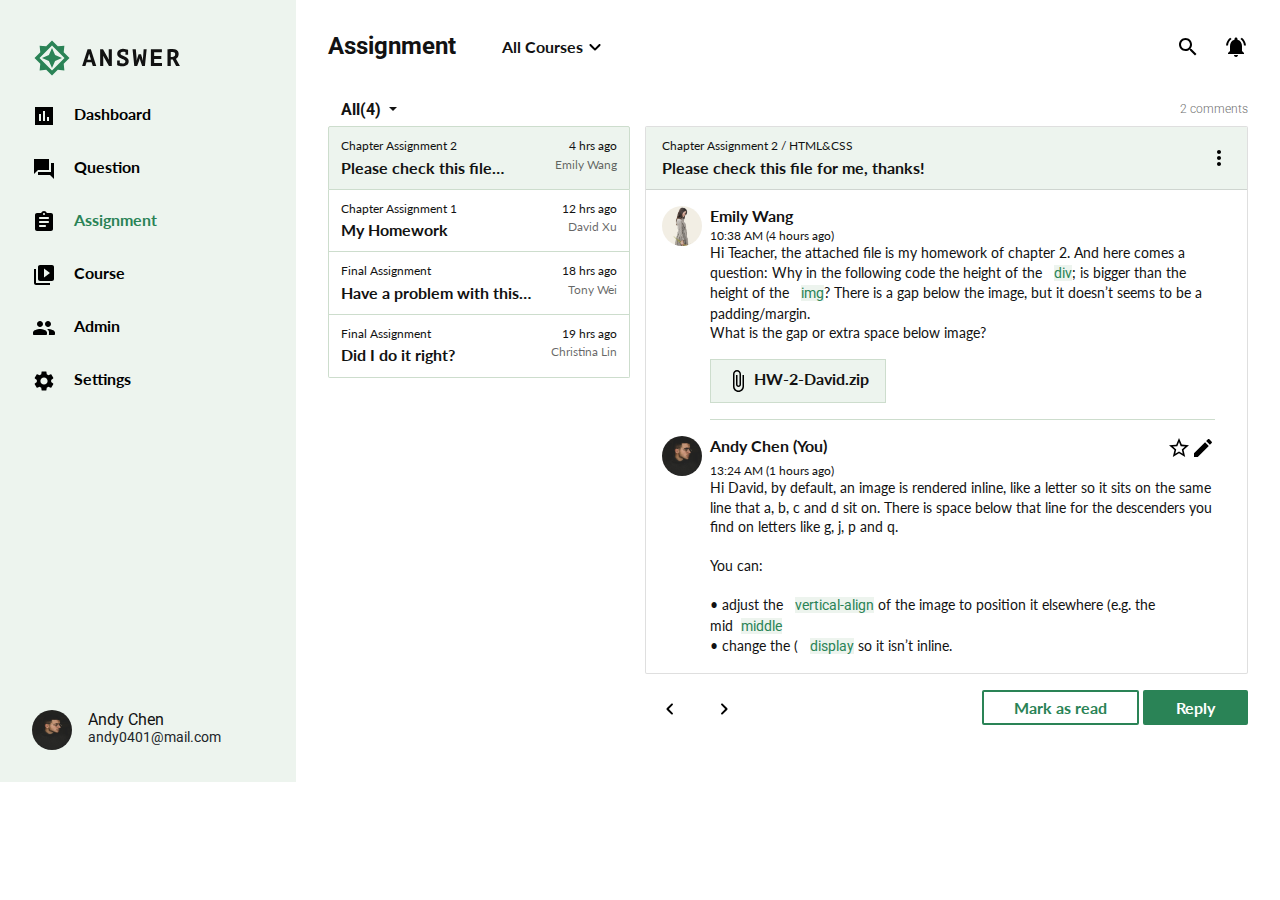
<file: index.html>
<!DOCTYPE html>
<html lang="en">
<head>
    <meta charset="UTF-8">
    <meta name="viewport" content="width=device-width, initial-scale=1.0">
    <title>Document</title>
    <link href="https://fonts.googleapis.com/css2?family=Lato:wght@400;700&family=Roboto&display=swap" rel="stylesheet">
    <link rel="stylesheet" href="css/all.css">
</head>
<body>
<div class="d-flex">
    <nav class="nav">
        <h1 class="logo"><a href="index.html"><img src="week5/logo-ANSWER.svg" alt=""></a></h1>
        <ul class="navul">
            <li class="navli"><a href="#" class="navlink"><img class="navimg" src="week5/assessment-24px.svg" alt="">Dashboard</a></li>
            <li class="navli"><a href="#" class="navlink"><img class="navimg" src="week5/forum-24px.svg" alt="">Question</a></li>
            <li class="navli"><a href="#" class="navlink link-hover-color"><img class="navimg" src="week5/assignment-24px.svg" alt="">Assignment</a></li>
            <li class="navli"><a href="#" class="navlink"><img class="navimg" src="week5/video_library-24px.svg" alt="">Course</a></li>
            <li class="navli"><a href="Admin.html" class="navlink"><img class="navimg" src="week5/people-24px.svg" alt="">Admin</a></li>
            <li class="navli"><a href="#" class="navlink"><img class="navimg" src="week5/settings-24px.svg" alt="">Settings</a></li>
        </ul>
        <div class="userdata d-flex">
            <img class="userhead rounded-circle mr-3" src="week5/andychen.jpeg" alt="">
            <div>
                <p class="username m-0">Andy Chen</p>
                <p class="useremail m-0">andy0401@mail.com</p>
            </div>
        </div>
    </nav>
    <div class="mainwrap container flex-grow-1">
        <header class="header row justify-content-between align-items-center">
            <div class="col-5 d-flex">
                <h2 class="mainheader-title font-weight-bold">Assignment</h2>
                <ul class="mainheader-text d-flex align-items-center mb-0">
                    <li class="courses">All Courses</li>
                    <li class=""><img src="week5/keyboard_arrow_down-24px.svg" alt=""></li>
                </ul>
            </div>
            <div class="col-2 d-flex justify-content-end">
                <img class="mr-4" src="week5/search-24px.svg" alt="">
                <img src="week5/notifications_active-24px.svg" alt="">
            </div>
        </header>
        <div class="row">
            <div class="container"> 
            <div class="row justify-content-between">
            <div class="dropdown col-1">
                <button class="button-dropdown btn btn-link dropdown-toggle" type="button" id="dropdownMenuButton" 
                               data-toggle="dropdown" aria-haspopup="true" aria-expanded="false">
                  All(4)
                </button>
                <div class="dropdown-menu" aria-labelledby="dropdownMenuButton">
                  <a class="dropdown-item" href="#">1</a>
                  <a class="dropdown-item" href="#">2</a>
                  <a class="dropdown-item" href="#">3</a>
                  <a class="dropdown-item" href="#">4</a>
                </div>
            </div>
            <p class="comments col-2 d-flex justify-content-end align-items-center">2 comments</p>
            </div>
            </div>
        </div>
        <div class="row">
            <div class="small col-4">
                <ul class="list-group">
                    <li class="bgc list-group-item">
                        <p class="d-flex justify-content-between mb-1">
                            <span class="itemtitle">Chapter Assignment 2</span><span class="itemtitle">4 hrs ago</span>
                        </p>
                        <p class="d-flex justify-content-between">
                            <span class="itembold">Please check this file…</span><span class="itemname">Emily Wang</span>
                        </p>
                    </li>
                    <li class="list-group-item">
                        <p class="d-flex justify-content-between mb-1">
                            <span class="itemtitle">Chapter Assignment 1</span><span class="itemtitle">12 hrs ago</span>
                        </p>
                        <p class="d-flex justify-content-between">
                            <span class="itembold">My Homework</span><span class="itemname">David Xu</span>
                        </p>
                    </li>
                    <li class="list-group-item">
                        <p class="d-flex justify-content-between mb-1">
                            <span class="itemtitle">Final Assignment</span><span class="itemtitle">18 hrs ago</span>
                        </p>
                        <p class="d-flex justify-content-between">
                            <span class="itembold">Have a problem with this…</span><span class="itemname">Tony Wei</span>
                        </p>
                    </li>
                    <li class="list-group-item">
                        <p class="d-flex justify-content-between mb-1">
                            <span class="itemtitle">Final Assignment</span><span class="itemtitle">19 hrs ago</span>
                        </p>
                        <p class="d-flex justify-content-between">
                            <span class="itembold">Did I do it right?</span><span class="itemname">Christina Lin</span>
                        </p>
                    </li>
                </ul>
            </div>
            <div class="big col-8">
                <div class="card mb-3">
                    <div class="card-header bgc d-flex justify-content-between align-items-center">
                        <div>
                        <p class="itemtitle mb-1">Chapter Assignment 2 / HTML&CSS</p>
                        <p class="itembold">Please check this file for me, thanks!</p>
                        </div>
                            <img src="week5/more_vert-24px.svg" alt="">
                    </div>
                    <div class="card-body pt-3 pl-3 pb-3">
                        <div class="media">
                            <div class="photo align-self-start mr-2 rounded-circle"></div>
                            <div class="media-top media-body pb-3">
                              <h5 class="mt-0">
                                  <p class="itembold mb-1">Emily Wang</p>
                                  <p class="itemtitle">10:38 AM (4 hours ago)</p>
                              </h5>
                              <p class="itemcontent mb-3">Hi Teacher, the attached file is my homework of chapter 2. And here comes a question: 
                             Why in the following code the height of the <span class="link ml-2">div</span>; is bigger than the<br> height of the 
                             <span class="link ml-2">img</span>? There is a gap below the image, but it doesn’t seems 
                             to be a padding/margin.<br> What is the gap or extra space below image?</p>
                              <p class="download itembold bgc d-flex justify-content-center align-items-center">
                                  <a href="#"><img src="week5/attach_file-24px.svg" alt=""> HW-2-David.zip</a></p>
                            </div>
                        </div>
                        <div class="media pt-3">
                            <div class="photosec align-self-start mr-2 rounded-circle"></div>
                            <div class="media-body">
                            <div>
                              <h5 class="mt-0">
                                  <div class="itembold mb-1 d-flex justify-content-between">
                                    <span>Andy Chen (You)</span>
                                    <ul class="d-flex">
                                        <li><img src="week5/star_border-24px.svg" alt=""></li>
                                        <li><img src="week5/edit-24px.svg" alt=""></li>
                                    </ul>
                                  </div>
                                  <p class="itemtitle">13:24 AM (1 hours ago)</p>
                              </h5>
                            </div>
                              <p class="itemcontent">Hi David, by default, an image is rendered inline, like a letter so it sits on the
                                   same line that a, b, c and d sit on. There is space below that line for the 
                                   descenders you find on letters like g, j, p and q. <br><br>
                                   You can: <br><br>
                                    • adjust the <span class="link ml-2">vertical-align</span> of the image to position it elsewhere (e.g. 
                                   the mid<span class="link ml-2">middle</span><br>
                                    • change the ( <span class="link ml-2">display</span> so it isn’t inline.</p>
                            </div>
                        </div>
                    </div>
                </div>
                <div class="d-flex justify-content-between">
                    <p>
                    <a class="btn" href="#" role="button"><img src="week5/keyboard_arrow_left-24px.svg" alt=""></a>
                    <a class="btn" href="#" role="button"><img src="week5/keyboard_arrow_right-24px.svg" alt=""></a>
                    </p>
                    <p>
                    <input class="btn-mark btn btn-outline-primary" type="submit" value="Mark as read">
                    <input class="btn-reply btn btn-primary" type="submit" value="Reply">
                    </p>
                </div>

            </div>
        </div>
    </div>
</div>
<script src="https://code.jquery.com/jquery-3.3.1.slim.min.js" integrity="sha384-q8i/X+965DzO0rT7abK41JStQIAqVgRVzpbzo5smXKp4YfRvH+8abtTE1Pi6jizo" crossorigin="anonymous"></script>
<script src="https://cdnjs.cloudflare.com/ajax/libs/popper.js/1.14.6/umd/popper.min.js" integrity="sha384-wHAiFfRlMFy6i5SRaxvfOCifBUQy1xHdJ/yoi7FRNXMRBu5WHdZYu1hA6ZOblgut" crossorigin="anonymous"></script>
<script src="https://stackpath.bootstrapcdn.com/bootstrap/4.2.1/js/bootstrap.min.js" integrity="sha384-B0UglyR+jN6CkvvICOB2joaf5I4l3gm9GU6Hc1og6Ls7i6U/mkkaduKaBhlAXv9k" crossorigin="anonymous"></script>
</body>
</html>
</file>
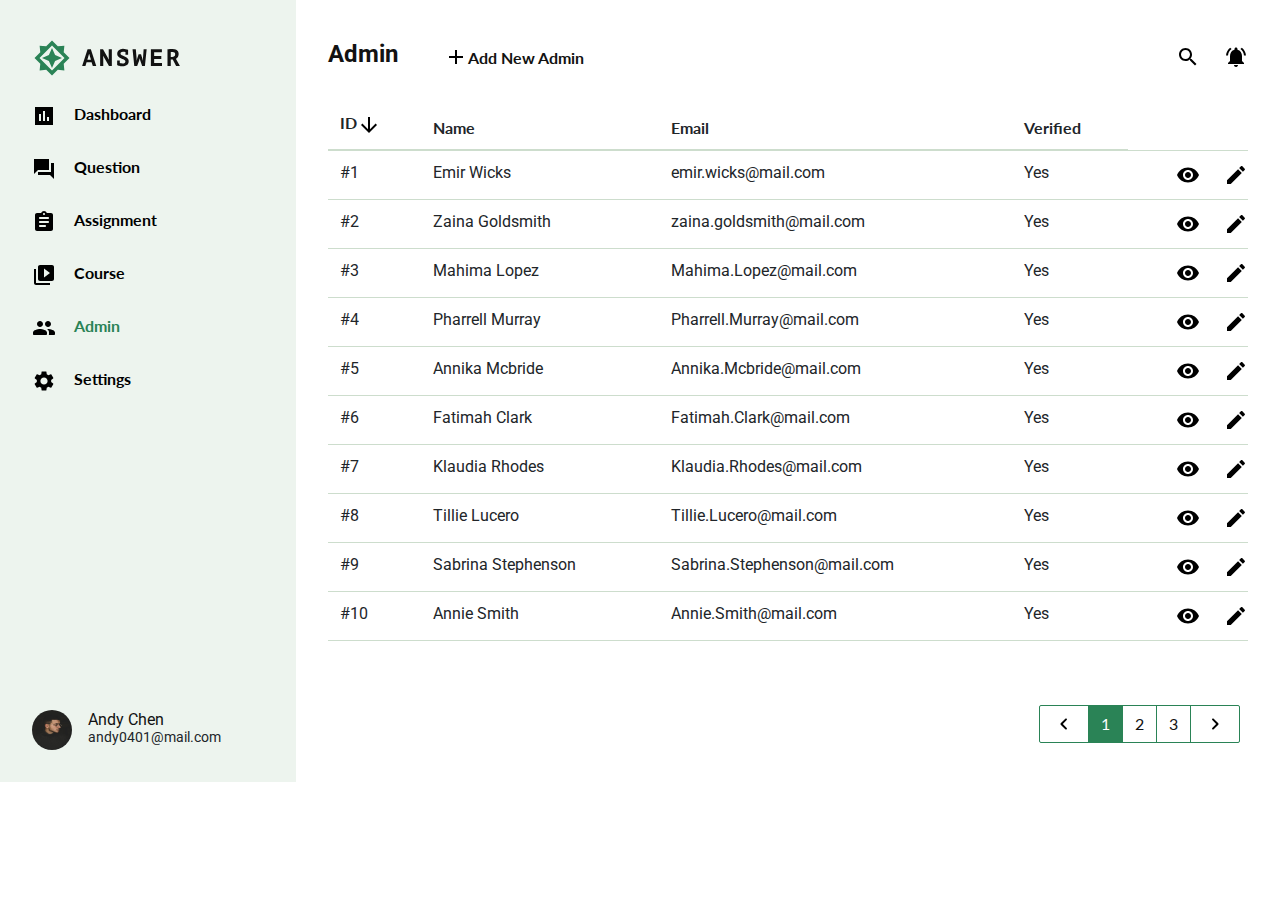
<file: Admin.html>
<!DOCTYPE html>
<html lang="en">
<head>
    <meta charset="UTF-8">
    <meta name="viewport" content="width=device-width, initial-scale=1.0">
    <title>Document</title>
    <link href="https://fonts.googleapis.com/css2?family=Lato:wght@400;700&family=Roboto&display=swap" rel="stylesheet">
    <link rel="stylesheet" href="css/all.css">
</head>
<body>
<div class="d-flex">
    <nav class="nav">
        <h1 class="logo"><a href="index.html"><img src="week5/logo-ANSWER.svg" alt=""></a></h1>
        <ul class="navul">
            <li class="navli"><a href="#" class="navlink"><img class="navimg" src="week5/assessment-24px.svg" alt="">Dashboard</a></li>
            <li class="navli"><a href="#" class="navlink"><img class="navimg" src="week5/forum-24px.svg" alt="">Question</a></li>
            <li class="navli"><a href="index.html" class="navlink"><img class="navimg" src="week5/assignment-24px.svg" alt="">Assignment</a></li>
            <li class="navli"><a href="#" class="navlink"><img class="navimg" src="week5/video_library-24px.svg" alt="">Course</a></li>
            <li class="navli"><a href="#" class="navlink link-hover-color"><img class="navimg" src="week5/people-24px.svg" alt="">Admin</a></li>
            <li class="navli"><a href="#" class="navlink"><img class="navimg" src="week5/settings-24px.svg" alt="">Settings</a></li>
        </ul>
        <div class="userdata d-flex">
            <img class="userhead rounded-circle mr-3" src="week5/andychen.jpeg" alt="">
            <div>
                <p class="username m-0">Andy Chen</p>
                <p class="useremail m-0">andy0401@mail.com</p>
            </div>
        </div>
    </nav>
    <div class="mainwrap container flex-grow-1">
        <header class="header row justify-content-between align-items-end">
            <div class="col-5 d-flex align-items-end mt-2">
                <h2 class="mainheader-title font-weight-bold">Admin</h2>
                <ul class="mainheader-text d-flex align-items-center mb-0">
                    <li class=""><img src="week5/add-24px.svg" alt=""></li>
                    <li class="courses">Add New Admin</li>
                </ul>
            </div>
            <div class="col-2 d-flex justify-content-end">
                <img class="mr-4" src="week5/search-24px.svg" alt="">
                <img src="week5/notifications_active-24px.svg" alt="">
            </div>
        </header>
        <table class="table">
            <thead>
                <th class="table-head-admin" scope="col">ID<img src="week5/arrow_downward-24px.svg" alt=""></th>
                <th class="table-head-admin" scope="col">Name</th>
                <th class="table-head-admin" scope="col">Email</th>
                <th class="table-head-admin" scope="col">Verified</th>
            </thead>
            <tbody>
                <tr>
                    <td class="table-admin" scope="row">#1</td>
                    <td class="table-admin">Emir Wicks</td>
                    <td class="table-admin">emir.wicks@mail.com</td>
                    <td class="table-admin">Yes</td>
                    <td class="table-admin d-flex justify-content-end pr-0">
                        <img class="mr-4" src="week5/remove_red_eye-24px.svg" alt=""><img src="week5/edit-24px.svg" alt="">
                    </td>
                </tr>
                <tr>
                    <td class="table-admin" scope="row">#2</td>
                    <td class="table-admin">Zaina Goldsmith</td>
                    <td class="table-admin">zaina.goldsmith@mail.com</td>
                    <td class="table-admin">Yes</td>
                    <td class="table-admin d-flex justify-content-end pr-0">
                        <img class="mr-4" src="week5/remove_red_eye-24px.svg" alt=""><img src="week5/edit-24px.svg" alt="">
                    </td>
                </tr>
                <tr>
                    <td class="table-admin" scope="row">#3</td>
                    <td class="table-admin">Mahima Lopez</td>
                    <td class="table-admin">Mahima.Lopez@mail.com</td>
                    <td class="table-admin">Yes</td>
                    <td class="table-admin d-flex justify-content-end pr-0">
                        <img class="mr-4" src="week5/remove_red_eye-24px.svg" alt=""><img src="week5/edit-24px.svg" alt="">
                    </td>
                </tr>
                <tr>
                    <td class="table-admin" scope="row">#4</td>
                    <td class="table-admin">Pharrell Murray</td>
                    <td class="table-admin">Pharrell.Murray@mail.com</td>
                    <td class="table-admin">Yes</td>
                    <td class="table-admin d-flex justify-content-end pr-0">
                        <img class="mr-4" src="week5/remove_red_eye-24px.svg" alt=""><img src="week5/edit-24px.svg" alt="">
                    </td>
                </tr>
                <tr>
                    <td class="table-admin" scope="row">#5</td>
                    <td class="table-admin">Annika Mcbride</td>
                    <td class="table-admin">Annika.Mcbride@mail.com</td>
                    <td class="table-admin">Yes</td>
                    <td class="table-admin d-flex justify-content-end pr-0">
                        <img class="mr-4" src="week5/remove_red_eye-24px.svg" alt=""><img src="week5/edit-24px.svg" alt="">
                    </td>
                </tr>
                <tr>
                    <td class="table-admin" scope="row">#6</td>
                    <td class="table-admin">Fatimah Clark</td>
                    <td class="table-admin">Fatimah.Clark@mail.com</td>
                    <td class="table-admin">Yes</td>
                    <td class="table-admin d-flex justify-content-end pr-0">
                        <img class="mr-4" src="week5/remove_red_eye-24px.svg" alt=""><img src="week5/edit-24px.svg" alt="">
                    </td>
                </tr>
                <tr>
                    <td class="table-admin" scope="row">#7</td>
                    <td class="table-admin">Klaudia Rhodes</td>
                    <td class="table-admin">Klaudia.Rhodes@mail.com</td>
                    <td class="table-admin">Yes</td>
                    <td class="table-admin d-flex justify-content-end pr-0">
                        <img class="mr-4" src="week5/remove_red_eye-24px.svg" alt=""><img src="week5/edit-24px.svg" alt="">
                    </td>
                </tr>
                <tr>
                    <td class="table-admin" scope="row">#8</td>
                    <td class="table-admin">Tillie Lucero</td>
                    <td class="table-admin">Tillie.Lucero@mail.com</td>
                    <td class="table-admin">Yes</td>
                    <td class="table-admin d-flex justify-content-end pr-0">
                        <img class="mr-4" src="week5/remove_red_eye-24px.svg" alt=""><img src="week5/edit-24px.svg" alt="">
                    </td>
                </tr>
                <tr>
                    <td class="table-admin" scope="row">#9</td>
                    <td class="table-admin">Sabrina Stephenson</td>
                    <td class="table-admin">Sabrina.Stephenson@mail.com</td>
                    <td class="table-admin">Yes</td>
                    <td class="table-admin d-flex justify-content-end pr-0">
                        <img class="mr-4" src="week5/remove_red_eye-24px.svg" alt=""><img src="week5/edit-24px.svg" alt="">
                    </td>
                </tr>
                <tr class="table-end">
                    <td class="table-admin" scope="row">#10</td>
                    <td class="table-admin">Annie Smith</td>
                    <td class="table-admin">Annie.Smith@mail.com</td>
                    <td class="table-admin">Yes</td>
                    <td class="table-admin d-flex justify-content-end pr-0">
                        <img class="mr-4" src="week5/remove_red_eye-24px.svg" alt=""><img src="week5/edit-24px.svg" alt="">
                    </td>
                </tr>
            </tbody>
        </table>
        <div class="btn-toolbar d-flex justify-content-end" role="toolbar" aria-label="Toolbar with button groups">
            <div class="btn-group mr-2" role="group" aria-label="First group">
              <button type="button" class="btn-botnum btn btn-outline-light"><img src="week5/keyboard_arrow_left-24px.svg" alt=""></button>
              <button type="button" class="btn-botnum-bg btn btn-outline-light">1</button>
              <button type="button" class="btn-botnum btn btn-outline-light">2</button>
              <button type="button" class="btn-botnum btn btn-outline-light">3</button>
              <button type="button" class="btn-botnum btn btn-outline-light"><img src="week5/keyboard_arrow_right-24px.svg" alt=""></button>
            </div>
        </div>
    </div>
</div>
</body>
</html>
</file>
